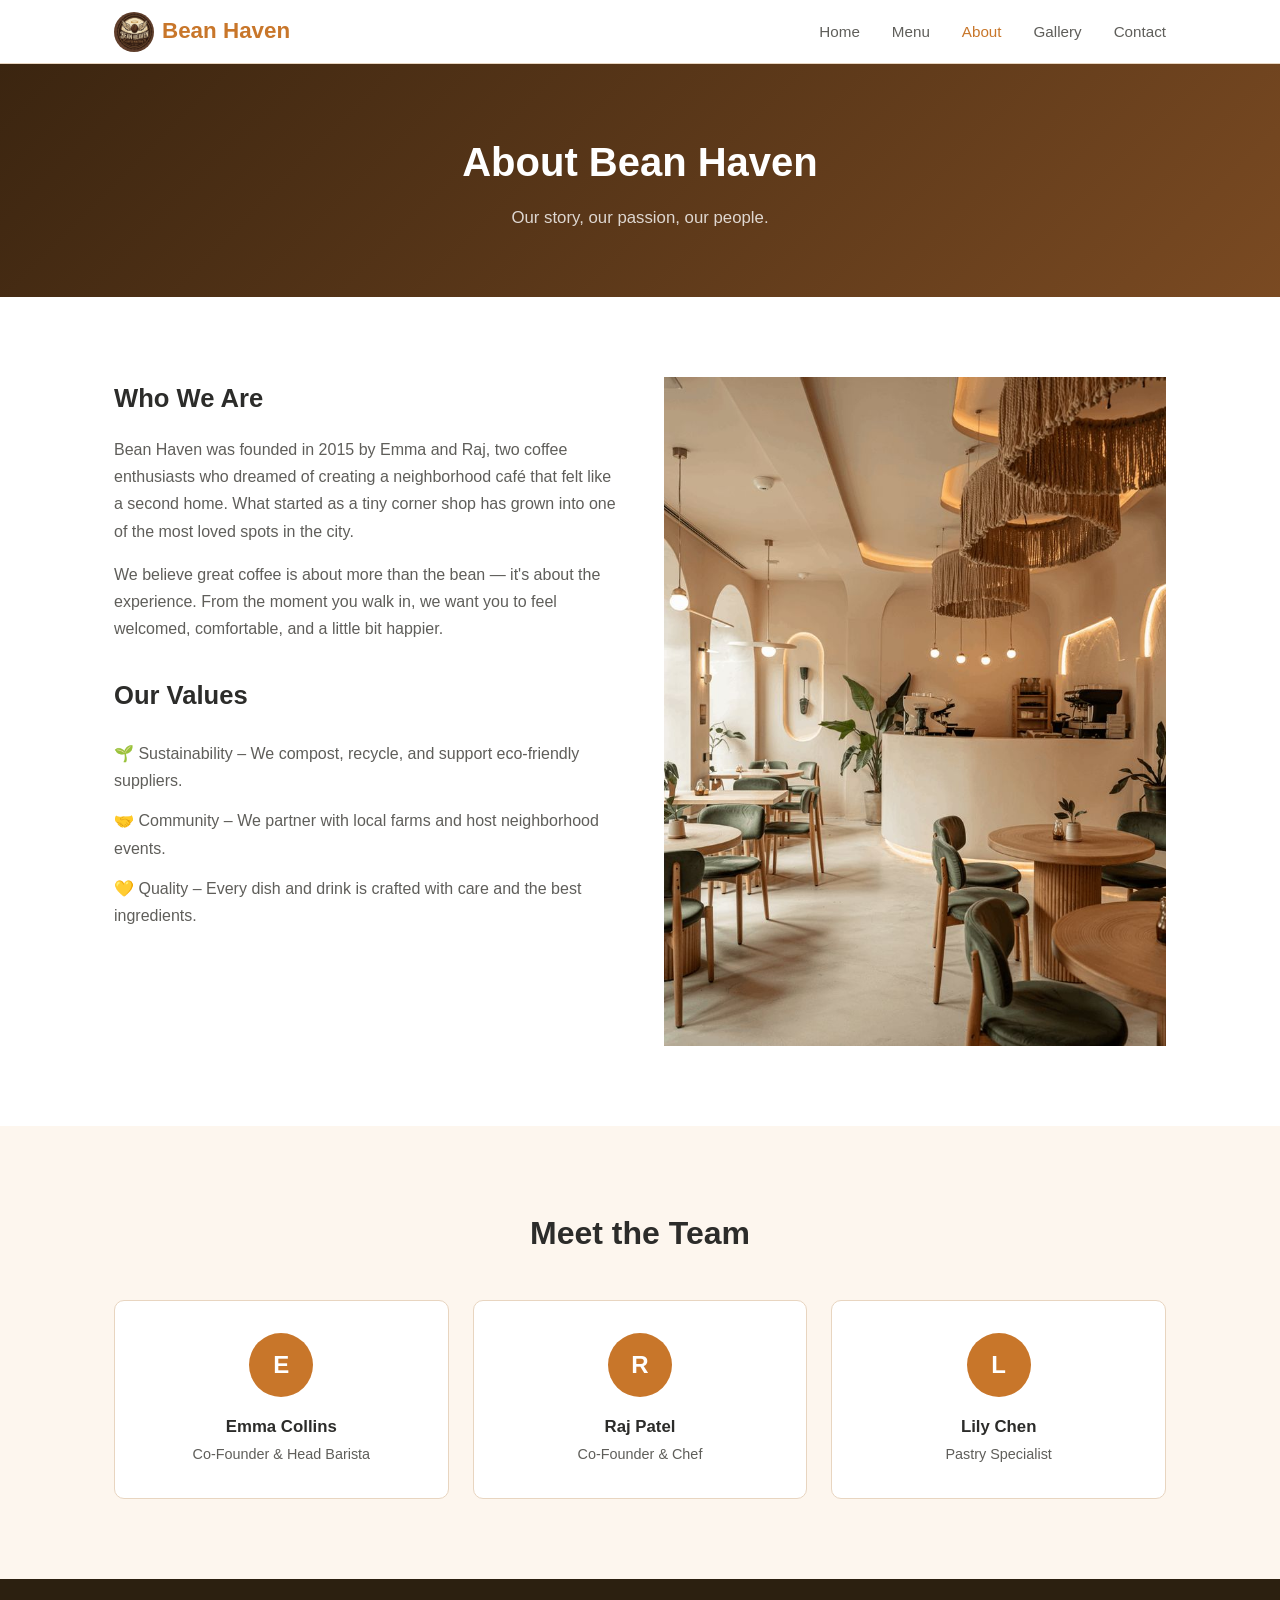
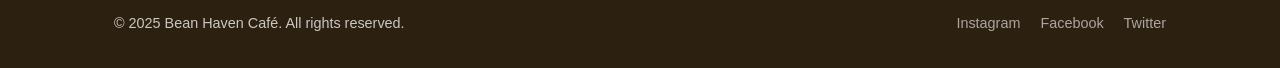
<file: about.html>
<!DOCTYPE html>
<html lang="en">
<head>
  <meta charset="UTF-8"/>
  <meta name="viewport" content="width=device-width, initial-scale=1.0"/>
  <meta name="description" content="Learn about Bean Haven Café – our story, our values, and our team."/>
  <link rel="icon" href="images/logo.jpg" type="image/jpeg">
  <title>About Us – Bean Haven Café</title>
  <link rel="stylesheet" href="css/styles.css"/>
</head>
<body>

  <header class="navbar">
    <div class="container nav-inner">
    <a href="index.html" class="logo">
        <img src="images/logo.jpg" alt="Bean Haven Café logo featuring a coffee bean with golden wings and a halo, symbolizing quality and comfort in a warm, welcoming brown color palette" width="50" height="50">
        <span>Bean Haven</span>
    </a>
      <button class="hamburger" id="hamburger" aria-label="Toggle menu">&#9776;</button>
      <nav class="nav-links" id="nav-links">
        <a href="index.html">Home</a>
        <a href="menu.html">Menu</a>
        <a href="about.html">About</a>
        <a href="gallery.html">Gallery</a>
        <a href="contact.html">Contact</a>
      </nav>
    </div>
  </header>

  <section class="page-hero">
    <h1>About Bean Haven</h1>
    <p>Our story, our passion, our people.</p>
  </section>

  <section class="about section">
    <div class="container about-inner">
      <div class="about-text">
        <h2>Who We Are</h2>
        <p>Bean Haven was founded in 2015 by Emma and Raj, two coffee enthusiasts who dreamed of creating a neighborhood café that felt like a second home. What started as a tiny corner shop has grown into one of the most loved spots in the city.</p>
        <p>We believe great coffee is about more than the bean — it's about the experience. From the moment you walk in, we want you to feel welcomed, comfortable, and a little bit happier.</p>
        <h2 style="margin-top:2rem;">Our Values</h2>
        <ul class="values-list">
          <li>🌱 Sustainability – We compost, recycle, and support eco-friendly suppliers.</li>
          <li>🤝 Community – We partner with local farms and host neighborhood events.</li>
          <li>💛 Quality – Every dish and drink is crafted with care and the best ingredients.</li>
        </ul>
      </div>
      <div class="about-img-box">
                <div class="placeholder-img "><img src="images/interior.jpg" alt="Bean Haven Café interior featuring a modern, minimalist space with warm beige tones, wooden circular tables with green upholstered chairs, potted plants, and an ornate tiered chandelier with fringe details. A curved reception counter with espresso machine is visible in the background. The atmosphere is serene and welcoming, with soft ambient lighting and natural materials throughout."></div>

      </div>
    </div>
  </section>

  <section class="team section bg-light">
    <div class="container">
      <h2 class="section-title">Meet the Team</h2>
      <div class="team-grid">
        <div class="team-card">
          <div class="team-avatar">E</div>
          <h3>Emma Collins</h3>
          <p>Co-Founder & Head Barista</p>
        </div>
        <div class="team-card">
          <div class="team-avatar">R</div>
          <h3>Raj Patel</h3>
          <p>Co-Founder & Chef</p>
        </div>
        <div class="team-card">
          <div class="team-avatar">L</div>
          <h3>Lily Chen</h3>
          <p>Pastry Specialist</p>
        </div>
      </div>
    </div>
  </section>

  <footer class="footer">
    <div class="container footer-inner">
      <p>© 2025 Bean Haven Café. All rights reserved.</p>
      <div class="social-links">
        <a href="#">Instagram</a>
        <a href="#">Facebook</a>
        <a href="#">Twitter</a>
      </div>
    </div>
  </footer>

  <script src="js/main.js"></script>
</body>
</html>
</file>
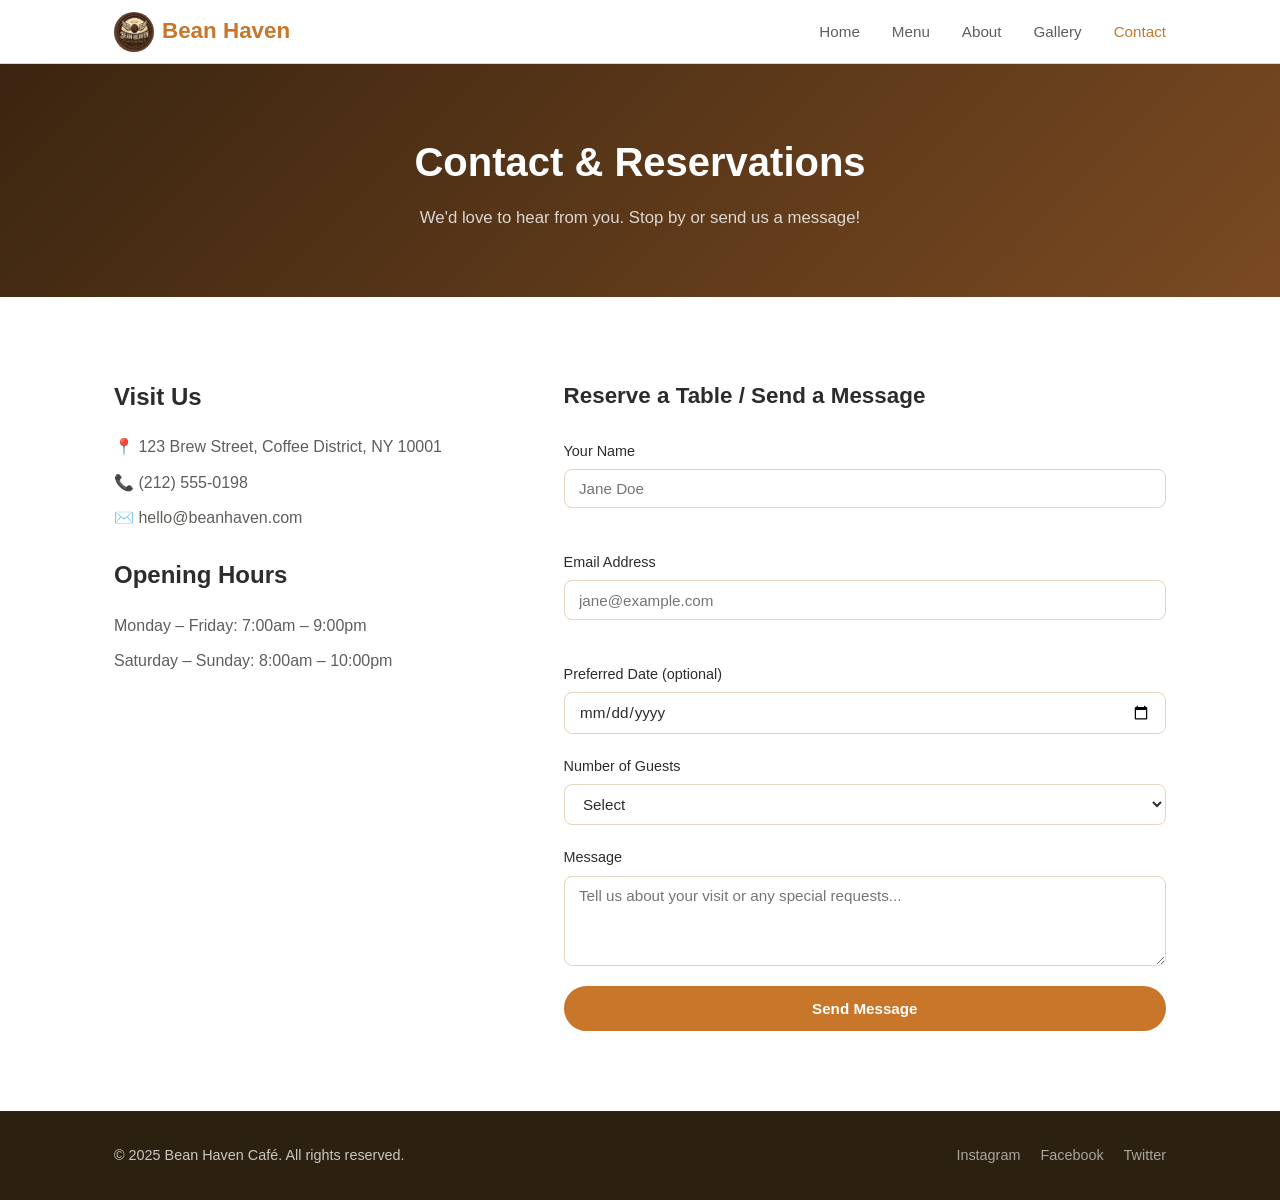
<file: contact.html>
<!DOCTYPE html>
<html lang="en">
<head>
  <meta charset="UTF-8"/>
  <meta name="viewport" content="width=device-width, initial-scale=1.0"/>
  <meta name="description" content="Contact Bean Haven or reserve a table – we'd love to hear from you."/>
  <link rel="icon" href="images/logo.jpg" type="image/jpeg">
  <title>Contact – Bean Haven Café</title>
  <link rel="stylesheet" href="css/styles.css"/>
</head>
<body>

 <header class="navbar">
    <div class="container nav-inner">
    <a href="index.html" class="logo">
        <img src="images/logo.jpg" alt="Bean Haven Café logo featuring a coffee bean with golden wings and a halo, symbolizing quality and comfort in a warm, welcoming brown color palette" width="50" height="50">
        <span>Bean Haven</span>
    </a>
      <button class="hamburger" id="hamburger" aria-label="Toggle menu">&#9776;</button>
      <nav class="nav-links" id="nav-links">
        <a href="index.html">Home</a>
        <a href="menu.html">Menu</a>
        <a href="about.html">About</a>
        <a href="gallery.html">Gallery</a>
        <a href="contact.html">Contact</a>
      </nav>
    </div>
  </header>

  <section class="page-hero">
    <h1>Contact & Reservations</h1>
    <p>We'd love to hear from you. Stop by or send us a message!</p>
  </section>

  <section class="contact section">
    <div class="container contact-inner">

      <div class="contact-info">
        <h2>Visit Us</h2>
        <p>📍 123 Brew Street, Coffee District, NY 10001</p>
        <p>📞 (212) 555-0198</p>
        <p>✉️ hello@beanhaven.com</p>
        <h2 style="margin-top:1.5rem;">Opening Hours</h2>
        <p>Monday – Friday: 7:00am – 9:00pm</p>
        <p>Saturday – Sunday: 8:00am – 10:00pm</p>
      </div>

      <div class="contact-form-box">
        <h2>Reserve a Table / Send a Message</h2>
        <form id="contact-form" novalidate>
          <div class="form-group">
            <label for="name">Your Name</label>
            <input type="text" id="name" name="name" placeholder="Jane Doe" required/>
            <span class="error-msg" id="name-error"></span>
          </div>
          <div class="form-group">
            <label for="email">Email Address</label>
            <input type="email" id="email" name="email" placeholder="jane@example.com" required/>
            <span class="error-msg" id="email-error"></span>
          </div>
          <div class="form-group">
            <label for="date">Preferred Date (optional)</label>
            <input type="date" id="date" name="date"/>
          </div>
          <div class="form-group">
            <label for="guests">Number of Guests</label>
            <select id="guests" name="guests">
              <option value="">Select</option>
              <option>1</option>
              <option>2</option>
              <option>3–4</option>
              <option>5+</option>
            </select>
          </div>
          <div class="form-group">
            <label for="message">Message</label>
            <textarea id="message" name="message" rows="4" placeholder="Tell us about your visit or any special requests..."></textarea>
          </div>
          <button type="submit" class="btn btn-primary" style="width:100%;">Send Message</button>
          <div class="success-msg" id="success-msg">✅ Thank you! We'll get back to you soon.</div>
        </form>
      </div>

    </div>
  </section>

  <footer class="footer">
    <div class="container footer-inner">
      <p>© 2025 Bean Haven Café. All rights reserved.</p>
      <div class="social-links">
        <a href="#">Instagram</a>
        <a href="#">Facebook</a>
        <a href="#">Twitter</a>
      </div>
    </div>
  </footer>

  <script src="js/main.js"></script>
</body>
</html>
</file>
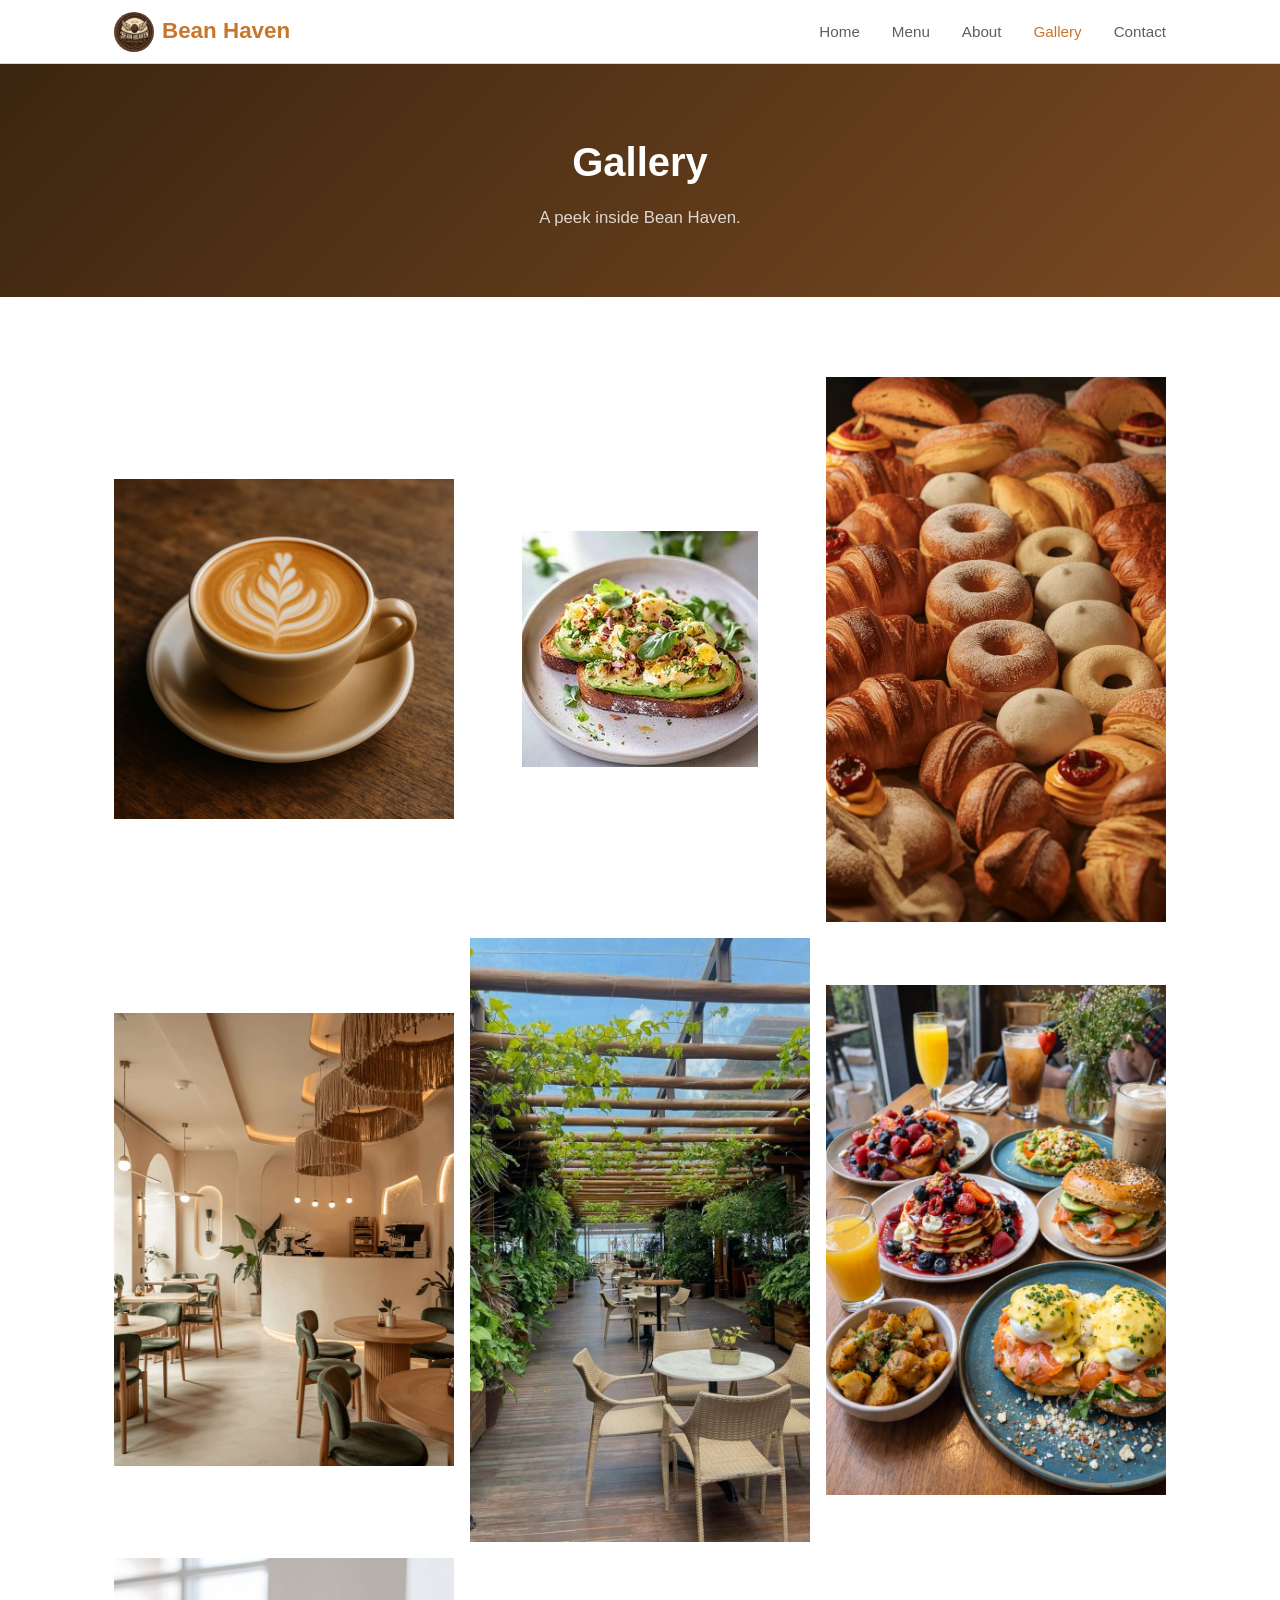
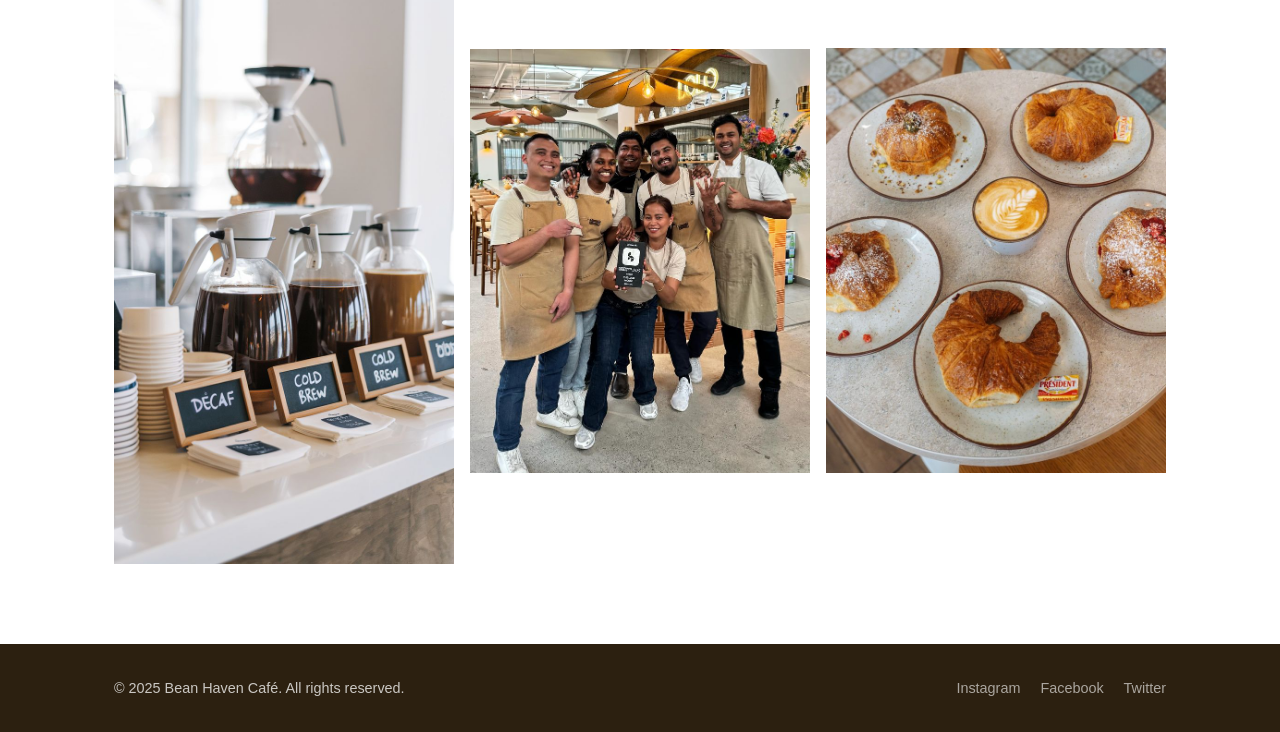
<file: gallery.html>
<!DOCTYPE html>
<html lang="en">
<head>
  <meta charset="UTF-8"/>
  <meta name="viewport" content="width=device-width, initial-scale=1.0"/>
  <meta name="description" content="Browse the Bean Haven gallery – our café, food, drinks, and atmosphere."/>
  <link rel="icon" href="images/logo.jpg" type="image/jpeg">
  <title>Gallery – Bean Haven Café</title>
  <link rel="stylesheet" href="css/styles.css"/>
</head>
<body>

 <header class="navbar">
    <div class="container nav-inner">
    <a href="index.html" class="logo">
        <img src="images/logo.jpg" alt="Bean Haven Café logo featuring a coffee bean with golden wings and a halo, symbolizing quality and comfort in a warm, welcoming brown color palette" width="50" height="50">
        <span>Bean Haven</span>
    </a>
      <button class="hamburger" id="hamburger" aria-label="Toggle menu">&#9776;</button>
      <nav class="nav-links" id="nav-links">
        <a href="index.html">Home</a>
        <a href="menu.html">Menu</a>
        <a href="about.html">About</a>
        <a href="gallery.html">Gallery</a>
        <a href="contact.html">Contact</a>
      </nav>
    </div>
  </header>
  <section class="page-hero">
    <h1>Gallery</h1>
    <p>A peek inside Bean Haven.</p>
  </section>

  <section class="gallery-page section">
    <div class="container">
    <div class="gallery-grid">
      <div class="gallery-item">
        <img src="images/latte-art.jpg" alt="Our signature latte art" title="Our signature latte art">
      </div>
      <div class="gallery-item">
        <img src="images/Avocado-Toast .jpg" alt="Fresh avocado toast" title="Fresh avocado toast">
      </div>
      <div class="gallery-item">
        <img src="images/Pastry- Bliss.jpg" alt="Morning pastries" title="Morning pastries">
      </div>
      <div class="gallery-item">
        <img src="images/interior.jpg" alt="Cozy interior seating" title="Cozy interior seating">
      </div>
      <div class="gallery-item">
        <img src="images/garden.jpg" alt="Our garden terrace" title="Our garden terrace">
      </div>
      <div class="gallery-item">
        <img src="images/brunch.jpg" alt="Brunch spread" title="Brunch spread">
      </div>
      <div class="gallery-item">
        <img src="images/cold-brew-bar.jpg" alt="Cold brew bar" title="Cold brew bar">
      </div>
      <div class="gallery-item">
        <img src="images/team-at-work.jpg" alt="Team at work" title="Team at work">
      </div>
      <div class="gallery-item">
        <img src="images/weekend.jpg" alt="Weekend specials" title="Weekend specials">
      </div>
   
  </section>

  <footer class="footer">
    <div class="container footer-inner">
      <p>© 2025 Bean Haven Café. All rights reserved.</p>
      <div class="social-links">
        <a href="#">Instagram</a>
        <a href="#">Facebook</a>
        <a href="#">Twitter</a>
      </div>
    </div>
  </footer>

  <!-- Lightbox -->
  <div class="lightbox" id="lightbox">
    <span class="lightbox-close" id="lightbox-close">&times;</span>
    <div class="lightbox-content" id="lightbox-content"></div>
  </div>

  <script src="js/main.js"></script>
</body>
</html>
</file>
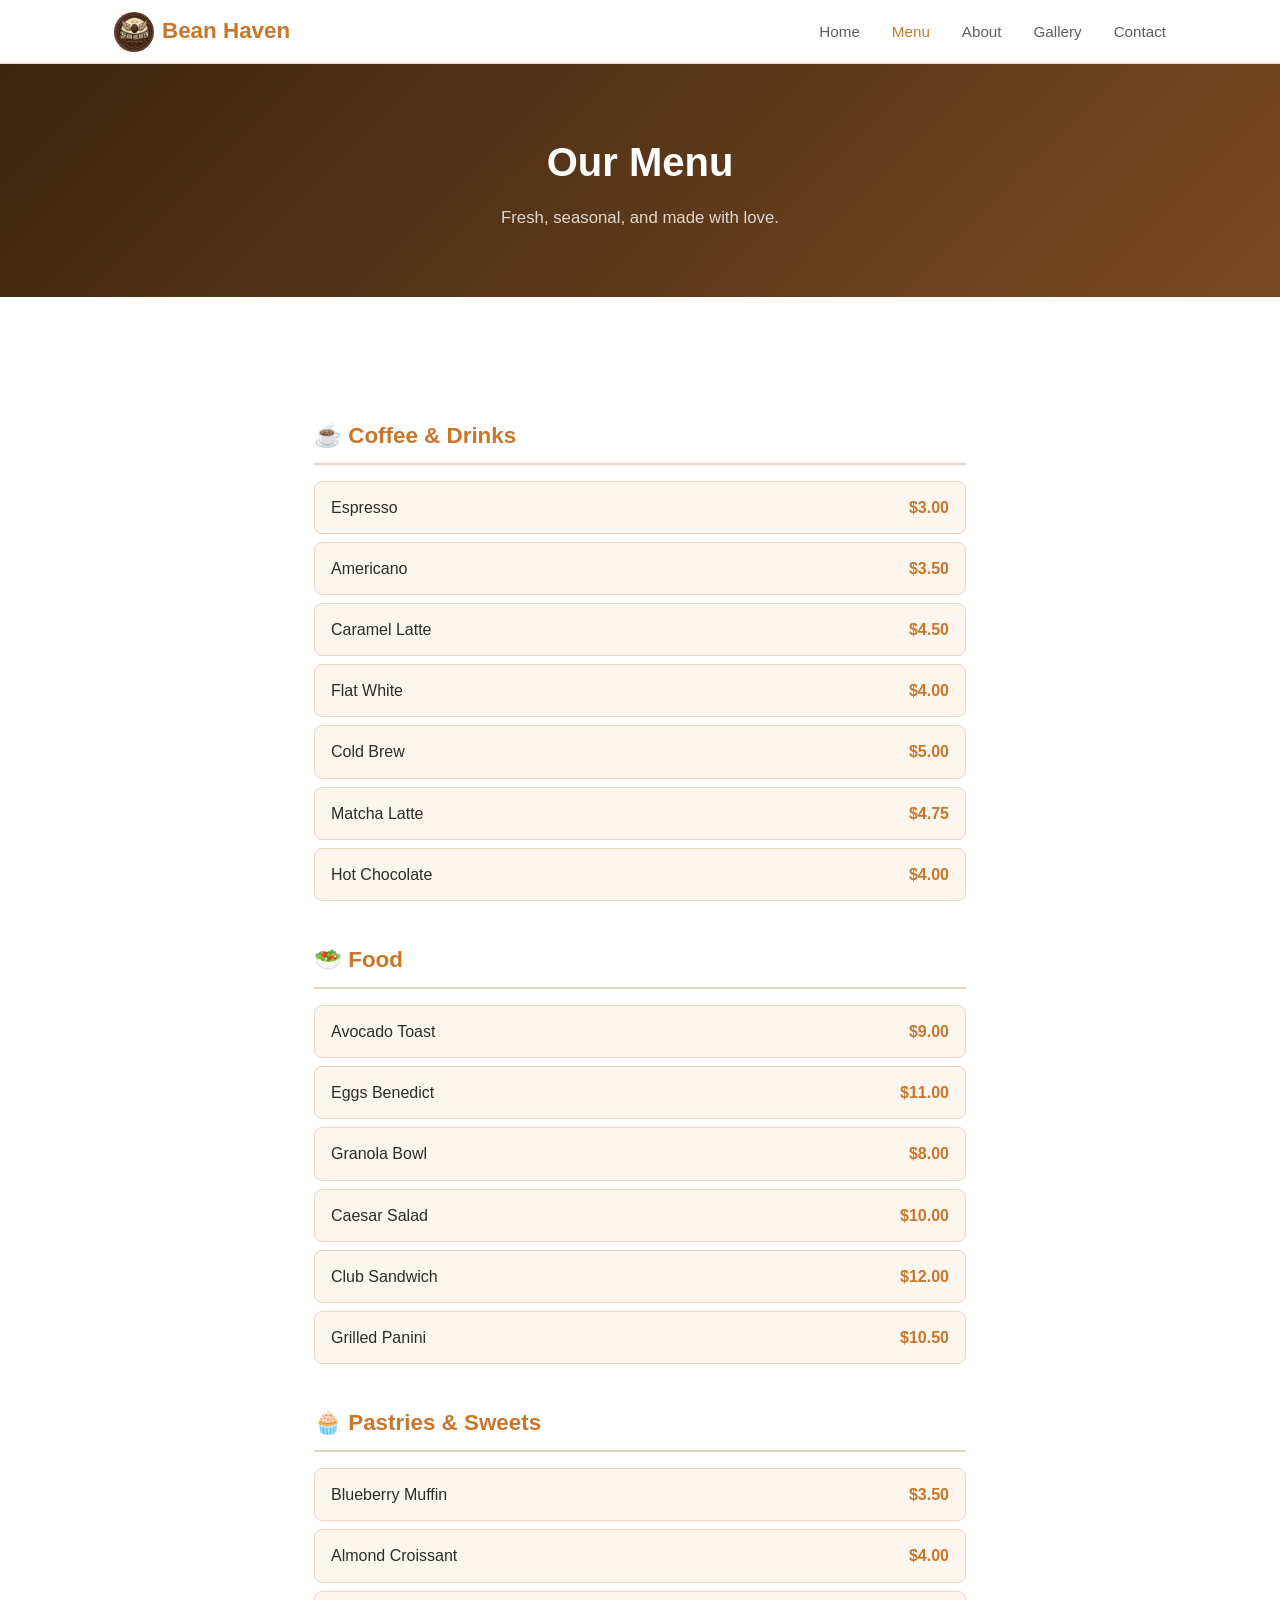
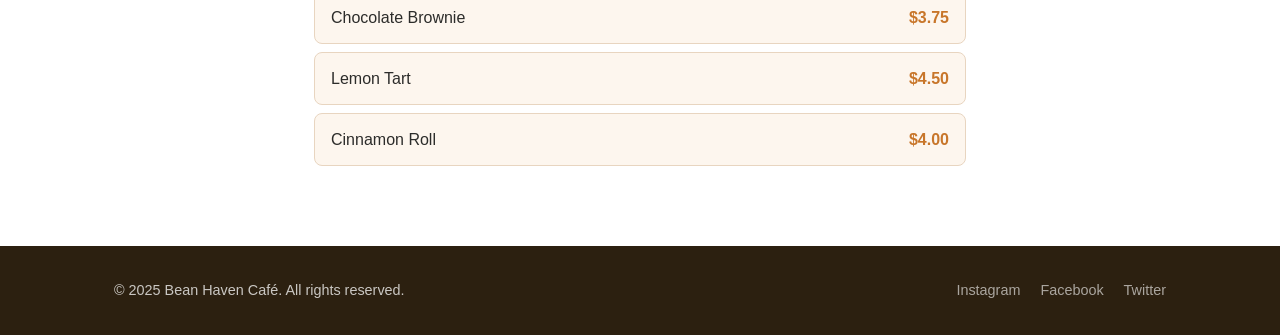
<file: menu.html>
<!DOCTYPE html>
<html lang="en">
<head>
  <meta charset="UTF-8"/>
  <meta name="viewport" content="width=device-width, initial-scale=1.0"/>
  <meta name="description" content="Explore Bean Haven's full menu – artisan coffee, fresh food & sweet treats."/>
<link rel="icon" href="images/logo.jpg" type="image/jpeg">
  <title>Menu – Bean Haven Café</title>
  <link rel="stylesheet" href="css/styles.css"/>
</head>
<body>

  <header class="navbar">
    <div class="container nav-inner">
    <a href="index.html" class="logo">
        <img src="images/logo.jpg" alt="Bean Haven Café logo featuring a coffee bean with golden wings and a halo, symbolizing quality and comfort in a warm, welcoming brown color palette" width="50" height="50">
        <span>Bean Haven</span>
    </a>
      <button class="hamburger" id="hamburger" aria-label="Toggle menu">&#9776;</button>
      <nav class="nav-links" id="nav-links">
        <a href="index.html">Home</a>
        <a href="menu.html">Menu</a>
        <a href="about.html">About</a>
        <a href="gallery.html">Gallery</a>
        <a href="contact.html">Contact</a>
      </nav>
    </div>
  </header>

  <section class="page-hero">
    <h1>Our Menu</h1>
    <p>Fresh, seasonal, and made with love.</p>
  </section>

  <section class="menu-page section">
    <div class="container">

      <h2 class="menu-category">☕ Coffee & Drinks</h2>
      <div class="menu-list">
        <div class="menu-item"><span>Espresso</span><span>$3.00</span></div>
        <div class="menu-item"><span>Americano</span><span>$3.50</span></div>
        <div class="menu-item"><span>Caramel Latte</span><span>$4.50</span></div>
        <div class="menu-item"><span>Flat White</span><span>$4.00</span></div>
        <div class="menu-item"><span>Cold Brew</span><span>$5.00</span></div>
        <div class="menu-item"><span>Matcha Latte</span><span>$4.75</span></div>
        <div class="menu-item"><span>Hot Chocolate</span><span>$4.00</span></div>
      </div>

      <h2 class="menu-category">🥗 Food</h2>
      <div class="menu-list">
        <div class="menu-item"><span>Avocado Toast</span><span>$9.00</span></div>
        <div class="menu-item"><span>Eggs Benedict</span><span>$11.00</span></div>
        <div class="menu-item"><span>Granola Bowl</span><span>$8.00</span></div>
        <div class="menu-item"><span>Caesar Salad</span><span>$10.00</span></div>
        <div class="menu-item"><span>Club Sandwich</span><span>$12.00</span></div>
        <div class="menu-item"><span>Grilled Panini</span><span>$10.50</span></div>
      </div>

      <h2 class="menu-category">🧁 Pastries & Sweets</h2>
      <div class="menu-list">
        <div class="menu-item"><span>Blueberry Muffin</span><span>$3.50</span></div>
        <div class="menu-item"><span>Almond Croissant</span><span>$4.00</span></div>
        <div class="menu-item"><span>Chocolate Brownie</span><span>$3.75</span></div>
        <div class="menu-item"><span>Lemon Tart</span><span>$4.50</span></div>
        <div class="menu-item"><span>Cinnamon Roll</span><span>$4.00</span></div>
      </div>

    </div>
  </section>

  <footer class="footer">
    <div class="container footer-inner">
      <p>© 2025 Bean Haven Café. All rights reserved.</p>
      <div class="social-links">
        <a href="#">Instagram</a>
        <a href="#">Facebook</a>
        <a href="#">Twitter</a>
      </div>
    </div>
  </footer>

  <script src="js/main.js"></script>
</body>
</html>
</file>
<file: css/styles.css>
/* ===== RESET & BASE ===== */
*, *::before, *::after { box-sizing: border-box; margin: 0; padding: 0; }

:root {
  --primary: #c8762a;
  --primary-dark: #a85e1c;
  --bg-light: #fdf6ee;
  --text-dark: #2c2c2a;
  --text-mid: #5f5e5a;
  --text-light: #888780;
  --border: #e8d5c0;
  --white: #ffffff;
  --radius: 10px;
  --nav-height: 64px;
}

html { scroll-behavior: smooth; }

body {
  font-family: 'Segoe UI', sans-serif;
  font-size: 16px;
  line-height: 1.7;
  color: var(--text-dark);
  background: var(--white);
}

a { text-decoration: none; color: inherit; }
ul { list-style: none; }
img { max-width: 100%; display: block; }

/* ===== UTILITY ===== */
.container { max-width: 1100px; margin: 0 auto; padding: 0 1.5rem; }
.section { padding: 5rem 0; }
.bg-light { background: var(--bg-light); }
.section-title { text-align: center; font-size: 2rem; font-weight: 600; margin-bottom: 2.5rem; color: var(--text-dark); }
.center-btn { text-align: center; margin-top: 2.5rem; }

/* ===== BUTTONS ===== */
.btn {
  display: inline-block;
  padding: 0.75rem 1.75rem;
  border-radius: 50px;
  font-size: 0.95rem;
  font-weight: 600;
  cursor: pointer;
  transition: all 0.2s;
  border: 2px solid transparent;
}
.btn-primary { background: var(--primary); color: var(--white); border-color: var(--primary); }
.btn-primary:hover { background: var(--primary-dark); border-color: var(--primary-dark); }
.btn-outline { background: transparent; color: var(--white); border-color: var(--white); }
.btn-outline:hover { background: var(--white); color: var(--primary); }

/* ===== NAVBAR ===== */
.navbar {
  position: sticky;
  top: 0;
  z-index: 1000;
  background: var(--white);
  border-bottom: 1px solid var(--border);
  height: var(--nav-height);
  display: flex;
  align-items: center;
}
.nav-inner { display: flex; align-items: center; justify-content: space-between; width: 100%; }
.logo {
    font-size: 1.4rem;
    font-weight: 700;
    color: var(--primary);
    display: flex;
    align-items: center;
    gap: 0.5rem;
    transition: transform 0.2s, filter 0.2s;
}
.logo img {
    width: 40px;
    height: 40px;
    border-radius: 50%;
    object-fit: cover;
}
.logo:hover {
    transform: scale(1.05);
    filter: brightness(0.9);
}
.nav-links { display: flex; gap: 2rem; }
.nav-links a { font-size: 0.95rem; font-weight: 500; color: var(--text-mid); transition: color 0.2s; }
.nav-links a:hover { color: var(--primary); }
.hamburger { display: none; background: none; border: none; font-size: 1.5rem; cursor: pointer; color: var(--text-dark); }

/* ===== HERO ===== */
.hero {
  min-height: 90vh;
  background: linear-gradient(135deg, #3b2510 0%, #7a4a22 60%, #c8762a 100%);
  display: flex;
  align-items: center;
  justify-content: center;
  text-align: center;
  padding: 2rem;
}
.hero-overlay h1 { font-size: clamp(2rem, 5vw, 3.5rem); color: var(--white); font-weight: 700; margin-bottom: 1rem; }
.hero-overlay p { font-size: 1.15rem; color: rgba(255,255,255,0.85); margin-bottom: 2rem; max-width: 550px; }
.hero-btns { display: flex; gap: 1rem; justify-content: center; flex-wrap: wrap; }

/* ===== PAGE HERO (inner pages) ===== */
.page-hero {
  background: linear-gradient(135deg, #3b2510, #7a4a22);
  color: var(--white);
  text-align: center;
  padding: 4rem 1.5rem;
}
.page-hero h1 { font-size: 2.5rem; font-weight: 700; }
.page-hero p { font-size: 1.05rem; color: rgba(255,255,255,0.8); margin-top: 0.5rem; }

/* ===== FEATURES ===== */
.features-grid {
  display: grid;
  grid-template-columns: repeat(auto-fit, minmax(220px, 1fr));
  gap: 1.5rem;
}
.feature-card {
  background: var(--bg-light);
  border: 1px solid var(--border);
  border-radius: var(--radius);
  padding: 2rem 1.5rem;
  text-align: center;
  transition: transform 0.2s;
}
.feature-card:hover { transform: translateY(-4px); }
.feature-icon { font-size: 2.5rem; margin-bottom: 1rem; }
.feature-card h3 { font-size: 1.1rem; font-weight: 600; margin-bottom: 0.5rem; }
.feature-card p { font-size: 0.9rem; color: var(--text-mid); }

/* ===== FEATURED MENU ===== */
.menu-grid {
  display: grid;
  grid-template-columns: repeat(auto-fit, minmax(280px, 1fr));
  gap: 1.5rem;
}
.menu-card {
  background: var(--white);
  border-radius: var(--radius);
  overflow: hidden;
  border: 1px solid var(--border);
  transition: box-shadow 0.2s;
}
.menu-card:hover { box-shadow: 0 6px 20px rgba(0,0,0,0.08); }
.menu-img { height: 180px; display: flex; align-items: center; justify-content: center; font-size: 3rem; }
.menu-info { padding: 1.25rem; }
.menu-info h3 { font-size: 1.1rem; font-weight: 600; margin-bottom: 0.4rem; }
.menu-info p { font-size: 0.9rem; color: var(--text-mid); margin-bottom: 0.75rem; }
.price { font-weight: 700; color: var(--primary); font-size: 1.1rem; }

/* ===== TESTIMONIALS ===== */
.testimonials-grid {
  display: grid;
  grid-template-columns: repeat(auto-fit, minmax(260px, 1fr));
  gap: 1.5rem;
}
.testimonial-card {
  background: var(--bg-light);
  border-left: 4px solid var(--primary);
  border-radius: var(--radius);
  padding: 1.5rem;
}
.testimonial-card p { font-style: italic; color: var(--text-mid); margin-bottom: 0.75rem; }
.testimonial-card span { font-weight: 600; font-size: 0.9rem; color: var(--primary); }

/* ===== LOCATION ===== */
.location-inner { display: grid; grid-template-columns: 1fr 1fr; gap: 3rem; align-items: center; }
.location-text h2 { font-size: 1.8rem; font-weight: 600; margin-bottom: 1rem; }
.location-text p { margin-bottom: 0.4rem; color: var(--text-mid); }
.map-placeholder {
  background: #e8d5c0;
  border-radius: var(--radius);
  min-height: 260px;
  display: flex;
  flex-direction: column;
  align-items: center;
  justify-content: center;
  font-size: 2rem;
  color: var(--primary-dark);
  gap: 0.5rem;
}
.map-placeholder small { font-size: 0.85rem; color: var(--text-mid); }

/* ===== FOOTER ===== */
.footer { background: #2c2010; color: rgba(255,255,255,0.75); padding: 2rem 0; }
.footer-inner { display: flex; justify-content: space-between; align-items: center; flex-wrap: wrap; gap: 1rem; }
.footer-inner p { font-size: 0.9rem; }
.social-links { display: flex; gap: 1.25rem; }
.social-links a { font-size: 0.9rem; color: rgba(255,255,255,0.6); transition: color 0.2s; }
.social-links a:hover { color: var(--primary); }

/* ===== MENU PAGE ===== */
.menu-page .container { max-width: 700px; }
.menu-category { font-size: 1.4rem; font-weight: 600; color: var(--primary); margin: 2.5rem 0 1rem; border-bottom: 2px solid var(--border); padding-bottom: 0.5rem; }
.menu-list { display: flex; flex-direction: column; gap: 0.5rem; }
.menu-item { display: flex; justify-content: space-between; align-items: center; padding: 0.75rem 1rem; background: var(--bg-light); border-radius: 8px; border: 1px solid var(--border); }
.menu-item span:last-child { font-weight: 700; color: var(--primary); }

/* ===== ABOUT PAGE ===== */
.about-inner { display: grid; grid-template-columns: 1fr 1fr; gap: 3rem; align-items: start; }
.about-text h2 { font-size: 1.6rem; font-weight: 600; margin-bottom: 1rem; }
.about-text p { color: var(--text-mid); margin-bottom: 1rem; }
.values-list li { padding: 0.4rem 0; color: var(--text-mid); }
.about-img-box { display: flex; flex-direction: column; gap: 1rem; }
.placeholder-img { background: #e8d5c0; border-radius: var(--radius); display: flex; align-items: center; justify-content: center; font-size: 1rem; color: var(--text-mid); }
.placeholder-img.large { height: 300px; }

/* ===== TEAM ===== */
.team-grid { display: grid; grid-template-columns: repeat(auto-fit, minmax(200px, 1fr)); gap: 1.5rem; }
.team-card { text-align: center; padding: 2rem 1rem; background: var(--white); border: 1px solid var(--border); border-radius: var(--radius); }
.team-avatar {
  width: 64px; height: 64px; border-radius: 50%;
  background: var(--primary); color: var(--white);
  font-size: 1.5rem; font-weight: 700;
  display: flex; align-items: center; justify-content: center;
  margin: 0 auto 1rem;
}
.team-card h3 { font-size: 1.05rem; font-weight: 600; }
.team-card p { font-size: 0.9rem; color: var(--text-mid); }

/* ===== GALLERY PAGE ===== */
.gallery-grid {
  display: grid;
  grid-template-columns: repeat(auto-fill, minmax(280px, 1fr));
  gap: 1rem;
}
.gallery-item {
  border-radius: var(--radius);
  min-height: 220px;
  display: flex;
  align-items: center;
  justify-content: center;
  font-size: 3rem;
  cursor: pointer;
  transition: transform 0.2s, opacity 0.2s;
}
.gallery-item:hover { transform: scale(1.02); opacity: 0.9; }
.gallery-note { text-align: center; color: var(--text-light); font-size: 0.85rem; margin-top: 2rem; }
.gallery-note code { background: var(--bg-light); padding: 2px 6px; border-radius: 4px; }

/* ===== LIGHTBOX ===== */
.lightbox {
  display: none;
  position: fixed; inset: 0;
  background: rgba(0,0,0,0.85);
  z-index: 2000;
  align-items: center;
  justify-content: center;
}
.lightbox.active { display: flex; }
.lightbox-content { background: var(--white); border-radius: var(--radius); padding: 2rem; font-size: 1.5rem; }
.lightbox-close {
  position: absolute; top: 1.5rem; right: 2rem;
  color: var(--white); font-size: 2rem; cursor: pointer;
}

/* ===== CONTACT PAGE ===== */
.contact-inner { display: grid; grid-template-columns: 1fr 1.5fr; gap: 3rem; align-items: start; }
.contact-info h2 { font-size: 1.5rem; font-weight: 600; margin-bottom: 1rem; }
.contact-info p { color: var(--text-mid); margin-bottom: 0.5rem; }
.contact-form-box h2 { font-size: 1.4rem; font-weight: 600; margin-bottom: 1.5rem; }
.form-group { margin-bottom: 1.25rem; display: flex; flex-direction: column; gap: 0.35rem; }
.form-group label { font-size: 0.9rem; font-weight: 500; color: var(--text-dark); }
.form-group input,
.form-group select,
.form-group textarea {
  padding: 0.65rem 0.9rem;
  border: 1.5px solid var(--border);
  border-radius: 8px;
  font-size: 0.95rem;
  font-family: inherit;
  transition: border-color 0.2s;
  background: var(--white);
  color: var(--text-dark);
}
.form-group input:focus,
.form-group select:focus,
.form-group textarea:focus { outline: none; border-color: var(--primary); }
.error-msg { font-size: 0.8rem; color: #e24b4a; min-height: 1rem; }
.success-msg { display: none; text-align: center; margin-top: 1rem; color: #3b6d11; font-weight: 500; }

/* ===== RESPONSIVE ===== */
@media (max-width: 768px) {
  .hamburger { display: block; }
  .nav-links {
    display: none;
    flex-direction: column;
    position: absolute;
    top: var(--nav-height);
    left: 0; right: 0;
    background: var(--white);
    border-bottom: 1px solid var(--border);
    padding: 1.5rem;
    gap: 1.25rem;
    z-index: 999;
  }
  .nav-links.open { display: flex; }
  .navbar { position: relative; }
  .hero-overlay h1 { font-size: 2rem; }
  .location-inner,
  .about-inner,
  .contact-inner { grid-template-columns: 1fr; }
  .footer-inner { flex-direction: column; text-align: center; }
  .section { padding: 3rem 0; }
}

@media (max-width: 480px) {
  .hero-btns { flex-direction: column; align-items: center; }
  .gallery-grid { grid-template-columns: 1fr 1fr; }
}
</file>
